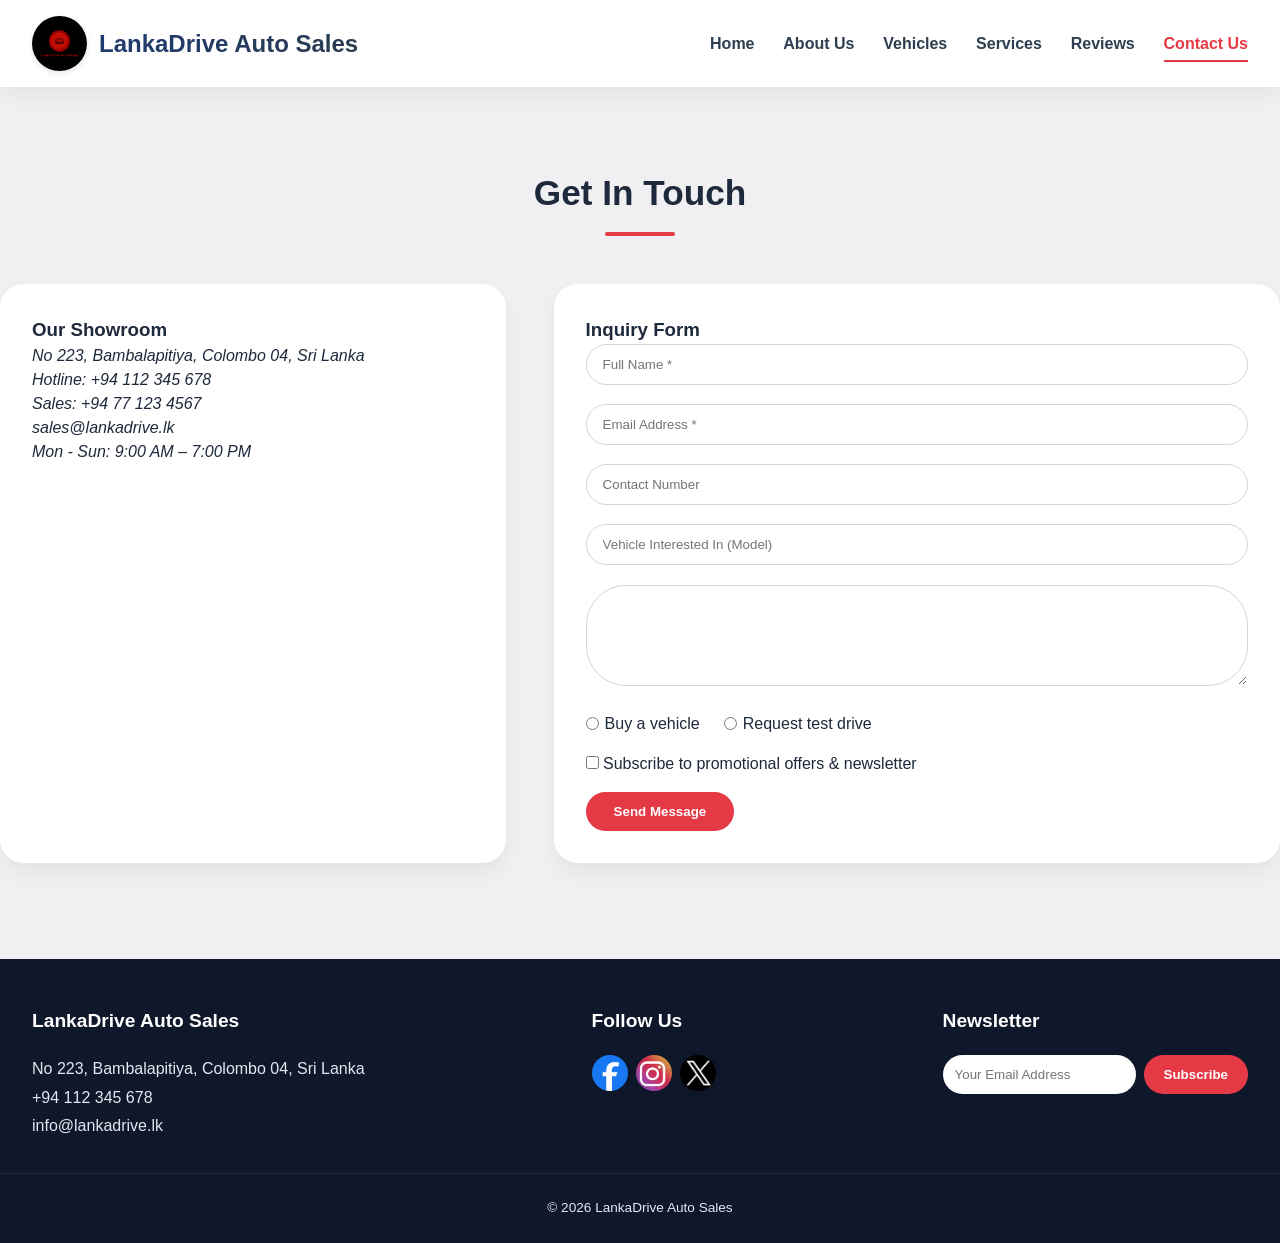
<file: contact.html>
<!DOCTYPE html>
<html lang="en">

<head>
    <meta charset="UTF-8">
    <meta name="viewport" content="width=device-width, initial-scale=1.0">
    <title>LankaDrive - Contact Us</title>
    <link rel="icon" type="image/logo" href="images/logo.png">
    <link rel="stylesheet" href="css/style.css">
</head>

<body>
    <header>
        <div class="header-container">
            <div class="logo-area">
                <img src="images/logo.png" class="logo-img">
                <span class="company-name">LankaDrive Auto Sales</span>
            </div>
            <nav class="navbar">
                <ul>
                    <li><a href="index.html">Home</a></li>
                    <li><a href="about.html">About Us</a></li>
                    <li><a href="vehicles.html">Vehicles</a></li>
                    <li><a href="services.html">Services</a></li>
                    <li><a href="reviews.html">Reviews</a></li>
                    <li><a href="contact.html" class="active">Contact Us</a></li>
                </ul>
            </nav>
        </div>
    </header>
    <main>
        <div class="container section-padding">
            <h2 class="page-title">Get In Touch</h2>
            <div class="contact-wrapper">
                <div class="contact-details">
                    <h3>Our Showroom</h3>
                    <address>
                        <p>No 223, Bambalapitiya, Colombo 04, Sri Lanka</p>
                        <p>Hotline: +94 112 345 678</p>
                        <p>Sales: +94 77 123 4567</p>
                        <p>sales@lankadrive.lk</p>
                        <p>Mon - Sun: 9:00 AM – 7:00 PM</p>
                    </address>
                    <iframe src="https://www.google.com/maps/embed?pb=!1m16!1m12!1m3!1d15844.090194455466!2d79.84748189391826!3d6.887902339776752!2m3!1f0!2f0!3f0!3m2!1i1024!2i768!4f13.1!2m1!1scolombo-4!5e0!3m2!1sen!2slk!4v1775165290378!5m2!1sen!2slk" 
                    width="400" 
                    height="300" 
                    style="border:0;" 
                    allowfullscreen="" 
                    loading="lazy" 
                    referrerpolicy="no-referrer-when-downgrade">
                    </iframe>
                </div>
                <div class="inquiry-form">
                    <h3>Inquiry Form</h3>
                    
                    <form action="https://formspree.io/f/mbdpowyg" method="post">
                        <div class="form-group">
                            <input type="text" name="fullname" placeholder="Full Name *" required>
                        </div>
                        <div class="form-group">
                            <input type="email" name="email" placeholder="Email Address *" required>
                        </div>
                        <div class="form-group">
                            <input type="tel" name="phone" placeholder="Contact Number" required>
                        </div>
                        <div class="form-group">
                            <input type="text" name="vehicle" placeholder="Vehicle Interested In (Model)" required>
                        </div>
                        <div class="form-group">
                            <textarea name="message" rows="5" placeholder="Your Message / Test Drive Request" required>
                            </textarea>
                        </div>
                        <div class="radio-group">
                            <label>
                                <input type="radio" name="inquiryType" value="Buy"> Buy a vehicle
                            </label>
                            <label>
                                <input type="radio" name="inquiryType" value="testdrive"> Request test drive
                            </label>
                        </div>
                        <div>
                            <label>
                                <input type="checkbox" name="subscribe" value="yes"> Subscribe to promotional offers &
                                newsletter
                            </label>
                        </div>
                        <button type="submit" class="btn-submit">Send Message</button>
                    </form>
                </div>
            </div>
        </div>
    </main>
    <footer>
        <div class="footer-container">
            <div class="footer-col">
                <h4>LankaDrive Auto Sales</h4>
                <address>
                    No 223, Bambalapitiya, Colombo 04, Sri Lanka<br>
                    +94 112 345 678<br>
                    info@lankadrive.lk
                </address>
            </div>
            <div class="footer-col">
                <h4>Follow Us</h4>
                <div class="social-icons">
                    <a href="https://www.facebook.com/"><img src="images/facebook.png" alt="Facebook"
                            class="social-icon-img"></a>
                    <a href="https://www.instagram.com/"><img src="images/instagram.png" alt="Instagram"
                            class="social-icon-img"></a>
                    <a href="https://www.x.com/"><img src="images/x.png" alt="Twitter" class="social-icon-img"></a>
                </div>
            </div>
            <div class="footer-col newsletter">
                <h4>Newsletter</h4>
                    <form action="https://formspree.io/f/mbdpowyg" method="post" class="newsletter-form">
                        <input type="email" name="email" placeholder="Your Email Address" required>
                        <button type="submit">Subscribe</button>
                    </form>
            </div>
        </div>
        <div class="footer-bottom">
            <p>&copy; 2026 LankaDrive Auto Sales</p>
        </div>
    </footer>
</body>

</html>
</file>
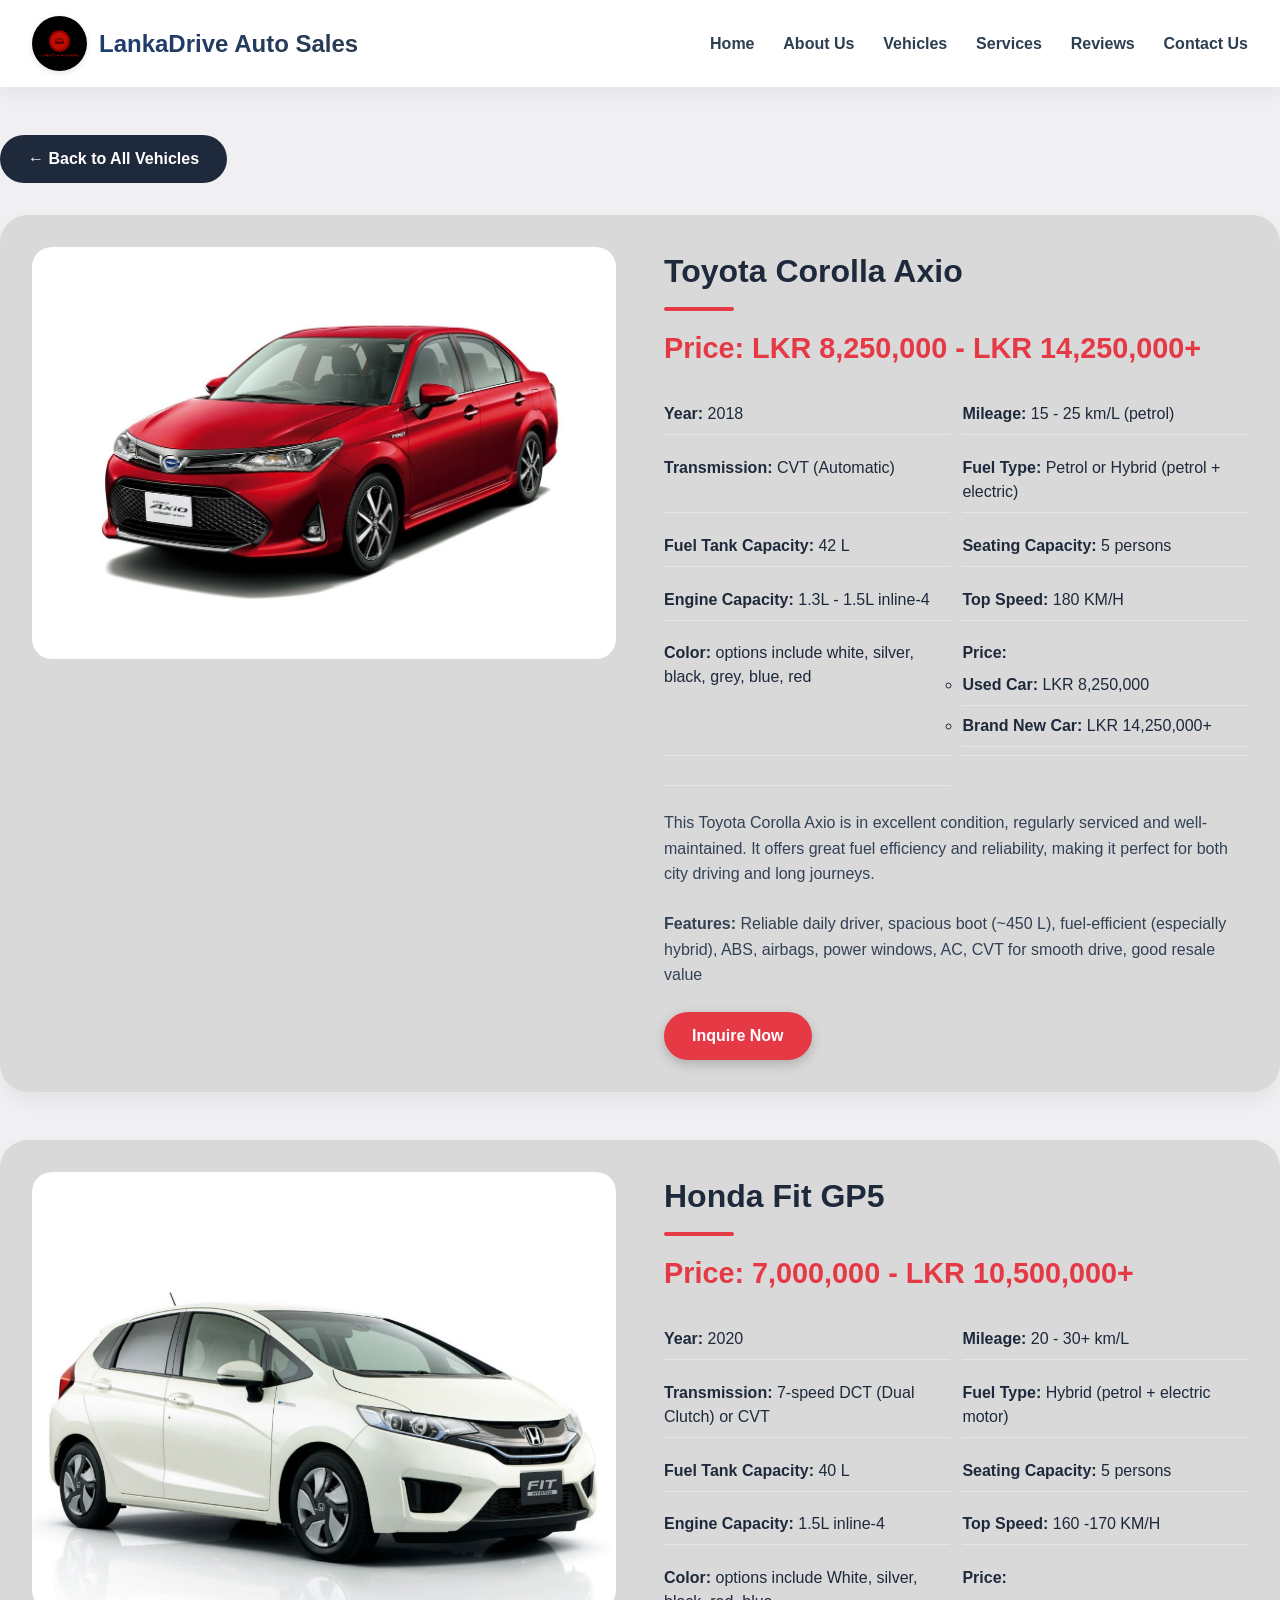
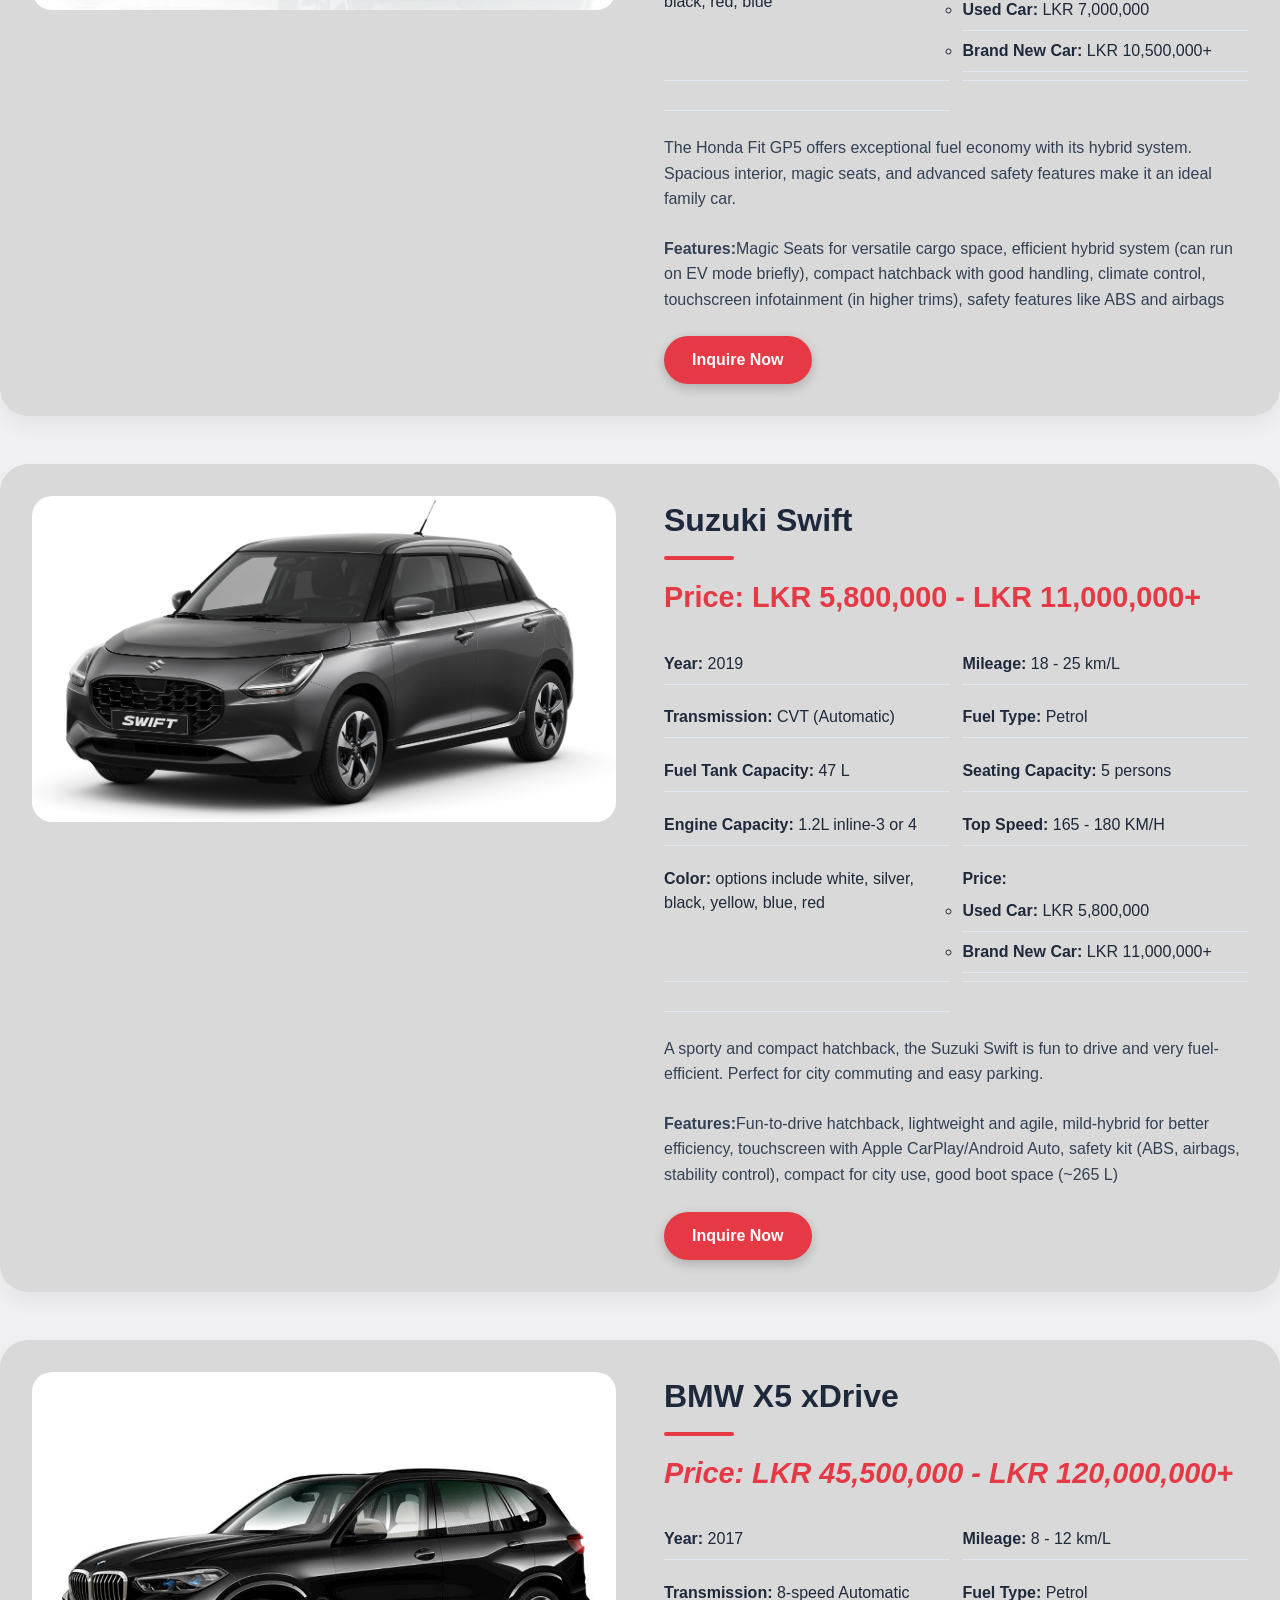
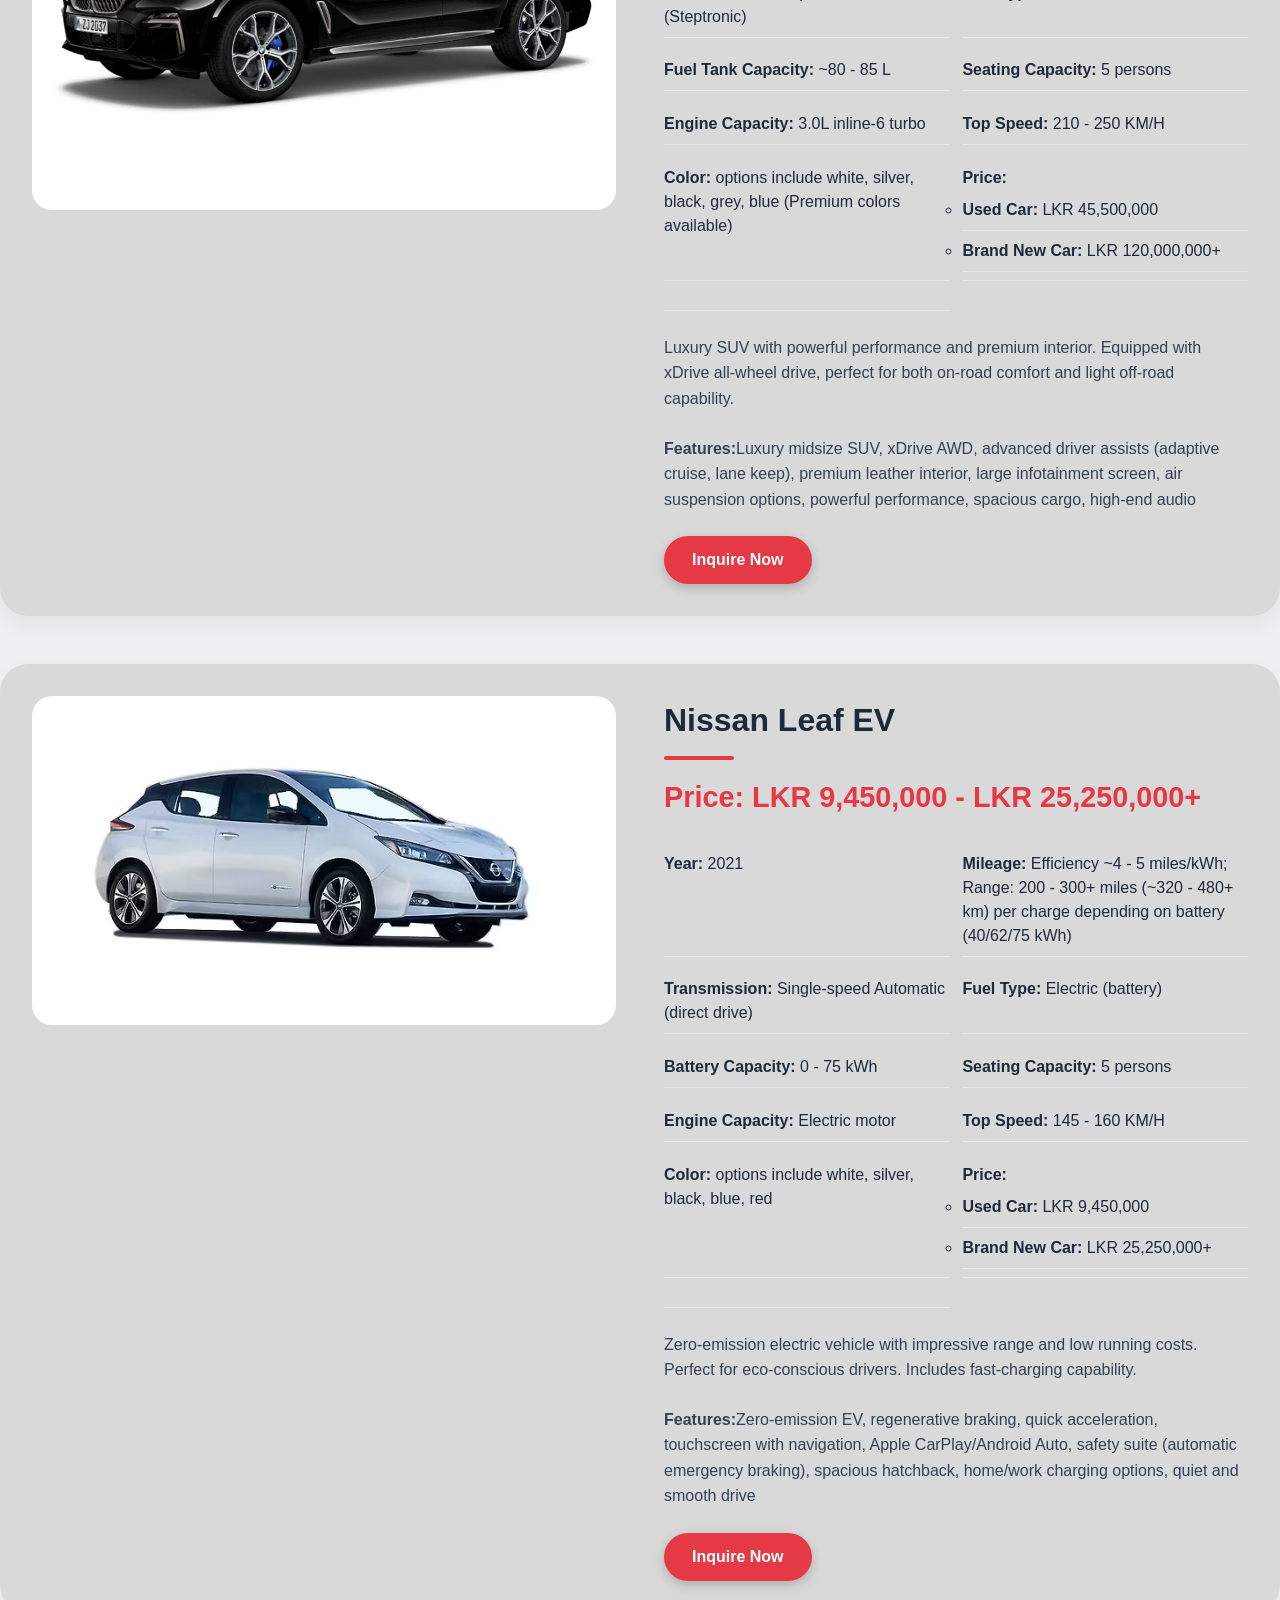
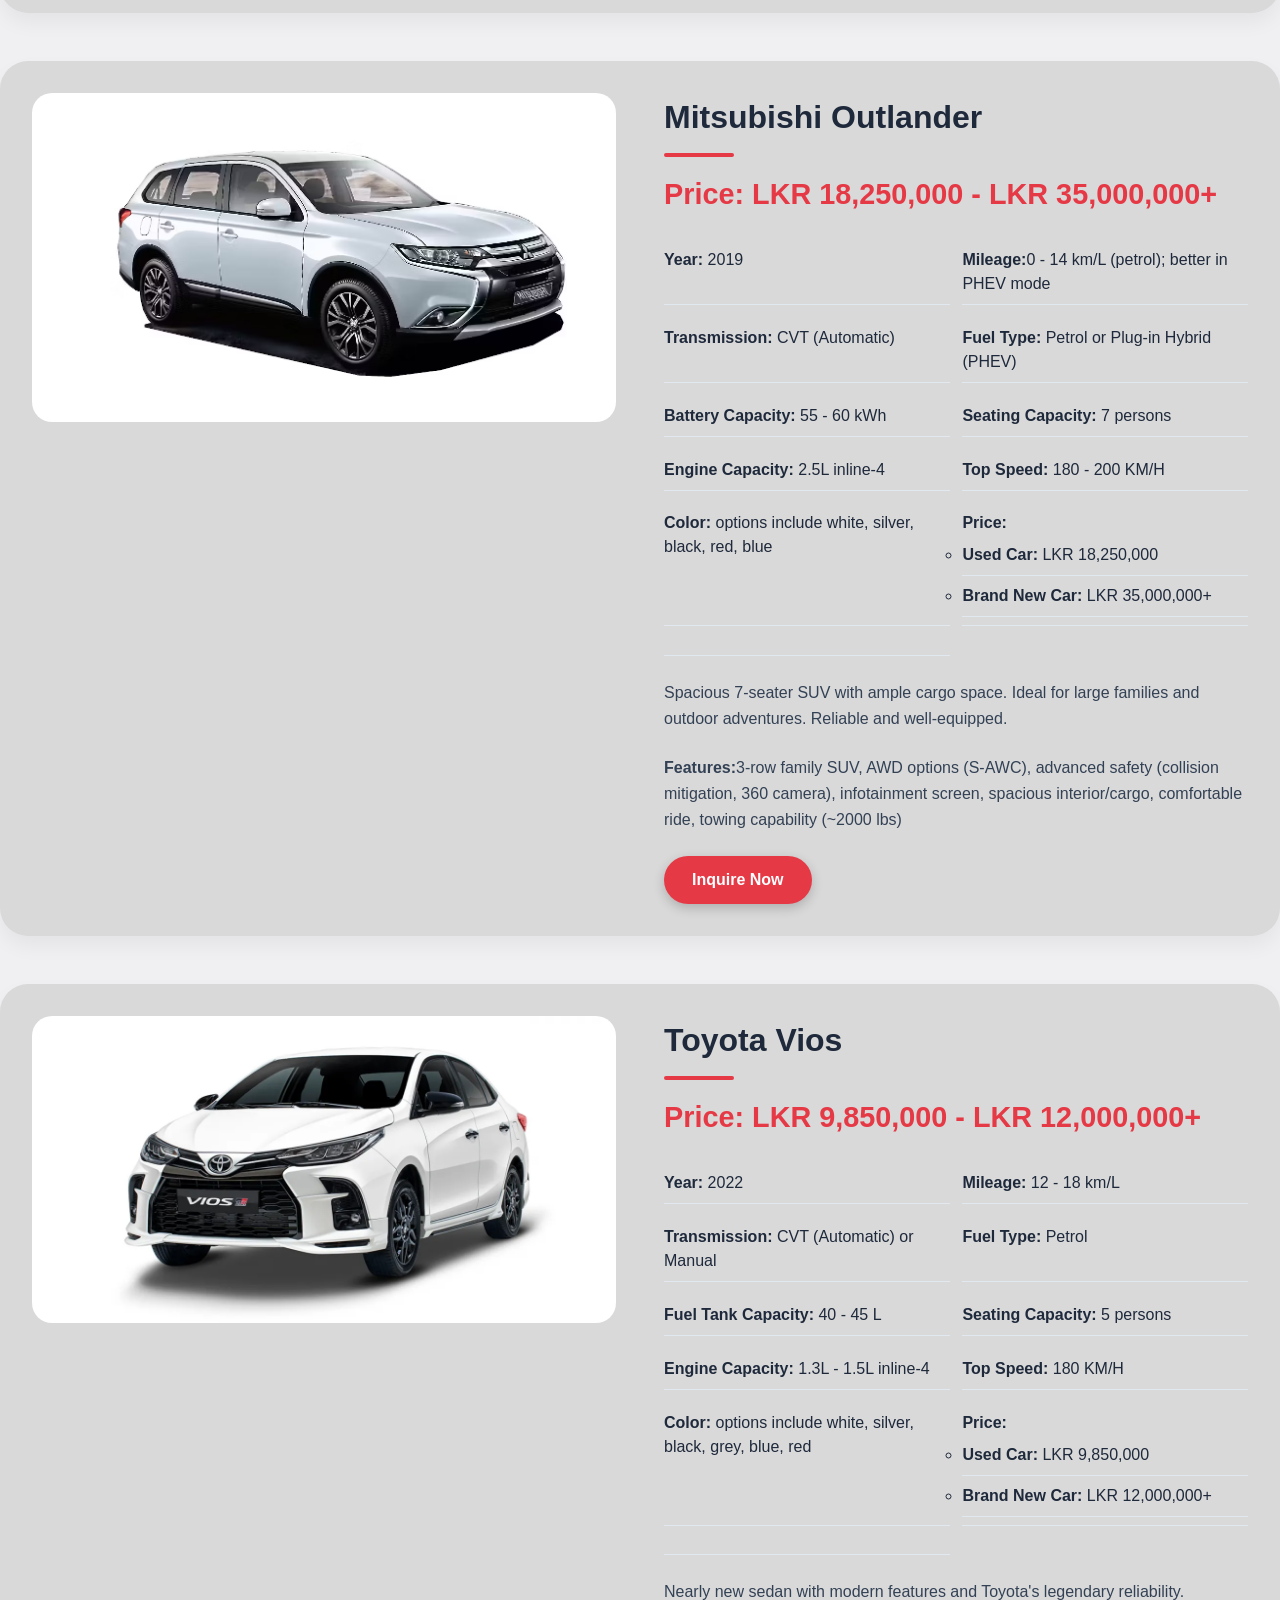
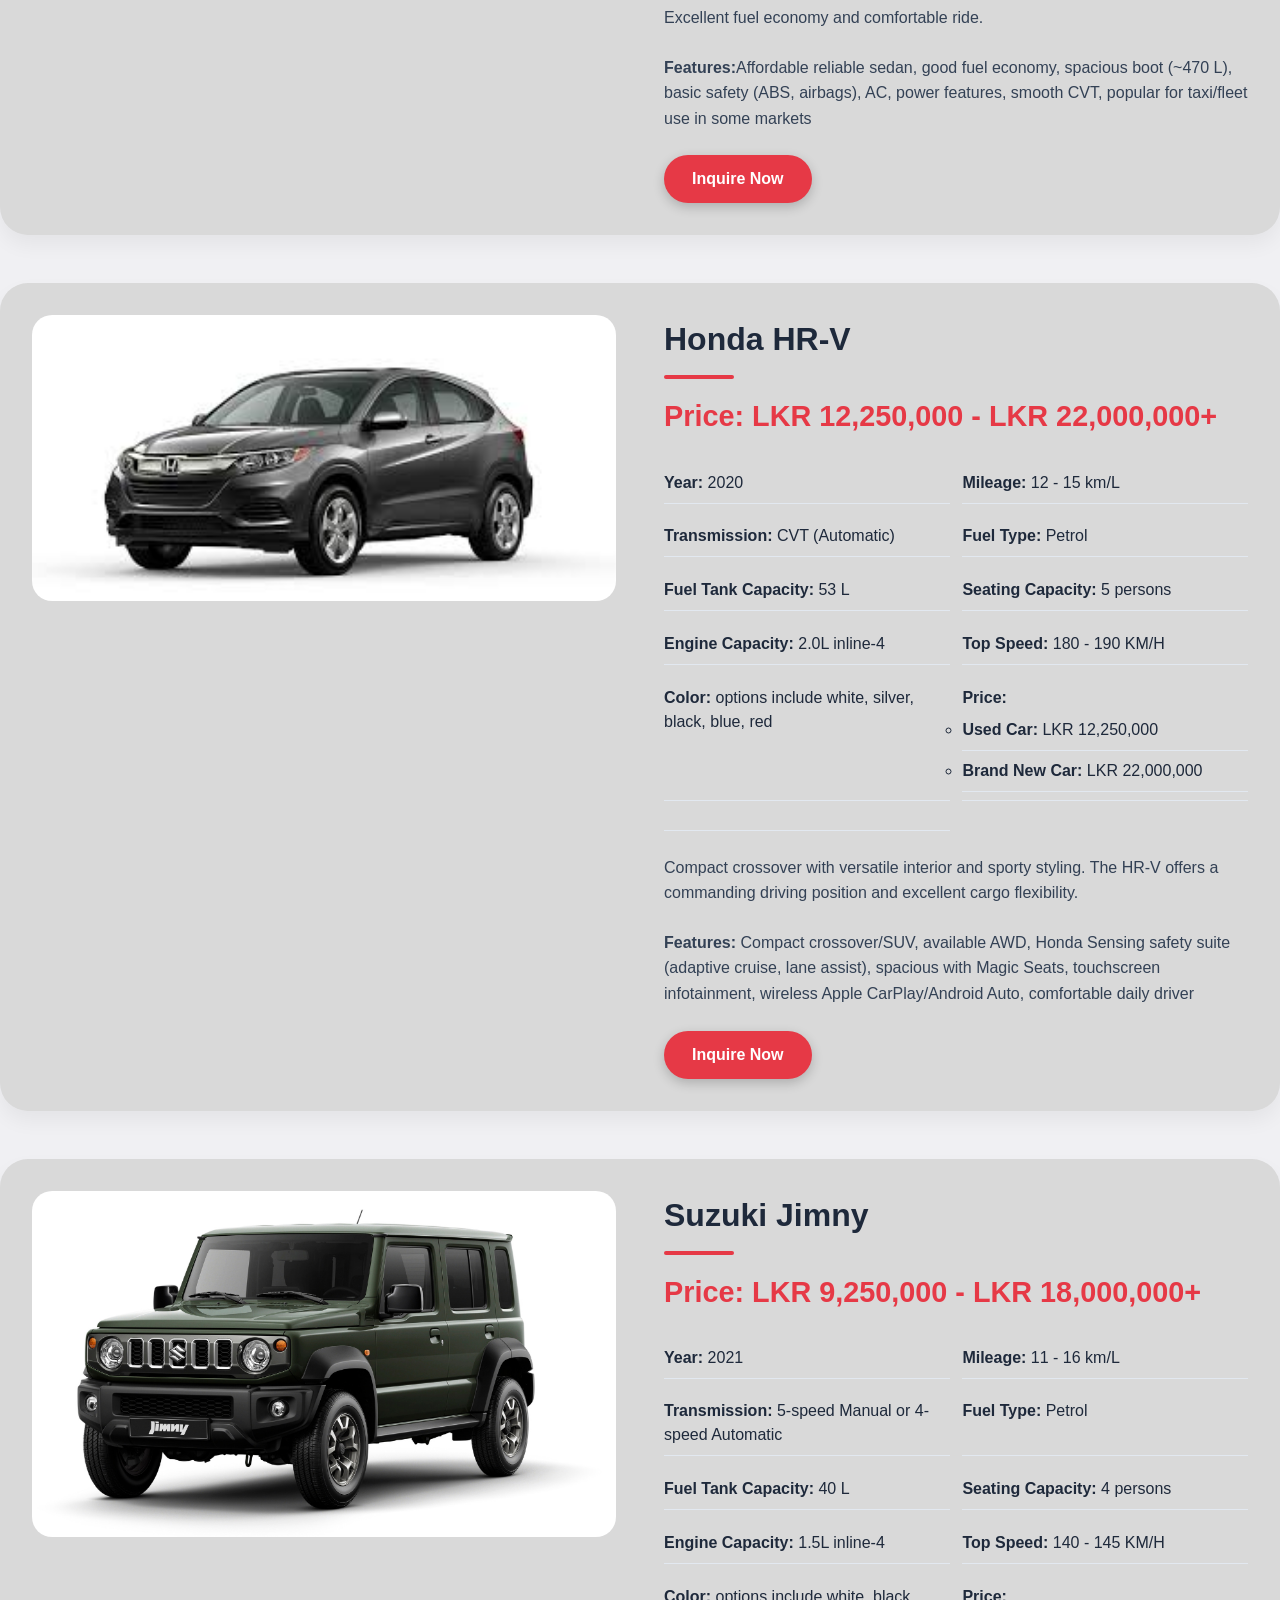
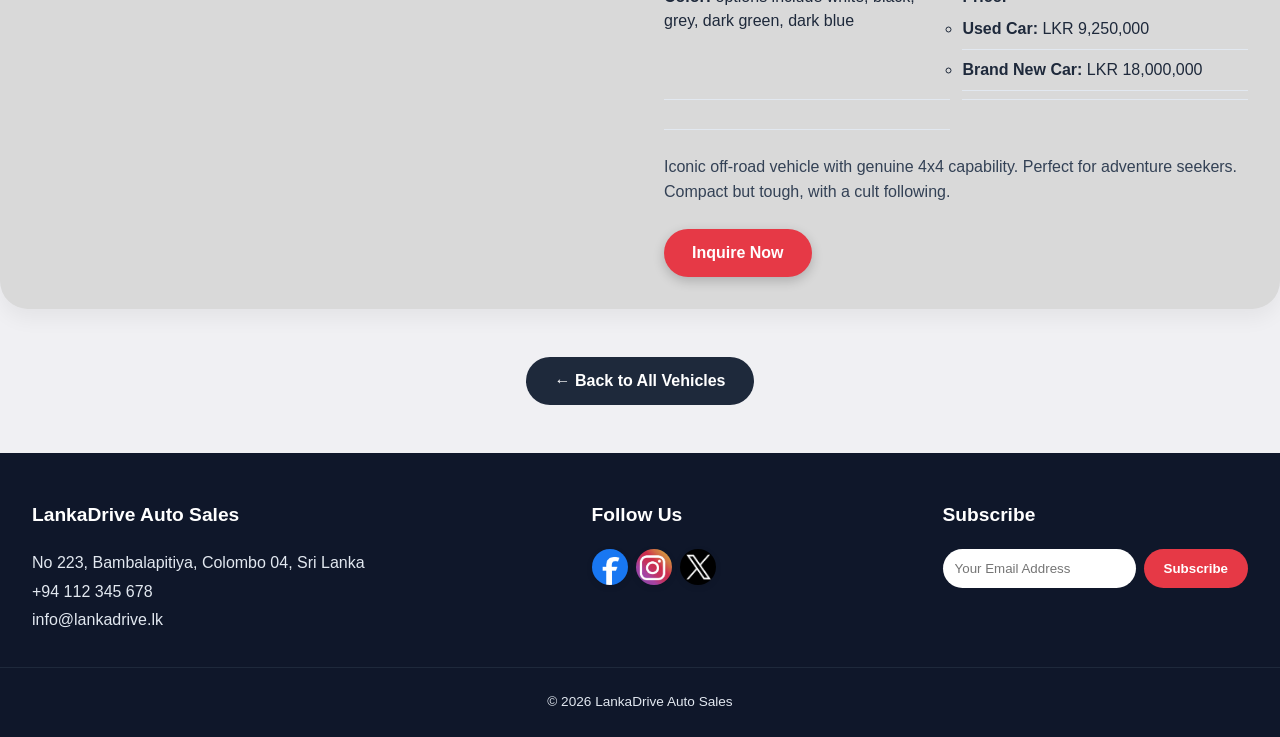
<file: vehicle-details.html>
<!DOCTYPE html>
<html lang="en">

<head>
    <meta charset="UTF-8">
    <meta name="viewport" content="width=device-width, initial-scale=1.0">
    <title>LankaDrive - Vehicle Details</title>
    <link rel="icon" type="image/logo" href="images/logo.png">
    <link rel="stylesheet" href="css/style.css">
</head>

<body>
    <header>
        <div class="header-container">
            <div class="logo-area">
                <img src="images/logo.png" class="logo-img">
                <span class="company-name">LankaDrive Auto Sales</span>
            </div>
            <nav class="navbar">
                <ul>
                    <li><a href="index.html">Home</a></li>
                    <li><a href="about.html">About Us</a></li>
                    <li><a href="vehicles.html">Vehicles</a></li>
                    <li><a href="services.html">Services</a></li>
                    <li><a href="reviews.html">Reviews</a></li>
                    <li><a href="contact.html">Contact Us</a></li>
                </ul>
            </nav>
        </div>
    </header>
    <main>
        <div class="container section-padding">
            <!-- Back to listings button at top -->
            <div style="margin-bottom: 2rem;">
                <a href="vehicles.html" class="btn-secondary">← Back to All Vehicles</a>
            </div>

            <!-- Car 1: Toyota Corolla Axio -->
            <div id="car1" class="car-detail-section">
                <div class="car-detail">
                    <div class="car-detail-image">
                        <img src="images/V-1.jpg" alt="Toyota Corolla Axio">
                    </div>
                    <div class="car-detail-info">
                        <h2>Toyota Corolla Axio</h2>
                        <p class="price">Price: LKR 8,250,000 - LKR 14,250,000+</p>
                        <ul class="full-specs">
                            <li><strong>Year:</strong> 2018</li>
                            <li><strong>Mileage:</strong> 15 - 25 km/L (petrol)</li>
                            <li><strong>Transmission:</strong> CVT (Automatic)</li>
                            <li><strong>Fuel Type:</strong> Petrol or Hybrid (petrol + electric)</li>
                            <li><strong>Fuel Tank Capacity:</strong> 42 L</li>
                            <li><strong>Seating Capacity:</strong> 5 persons</li>
                            <li><strong>Engine Capacity:</strong> 1.3L - 1.5L inline-4 </li>
                            <li><strong>Top Speed:</strong> 180 KM/H</li>
                            <li><strong>Color:</strong> options include white, silver, black, grey, blue, red </li>
                            <li><strong>Price:</strong>
                                <ul>
                                    <li><strong>Used Car:</strong> LKR 8,250,000</li>
                                    <li><strong>Brand New Car:</strong> LKR 14,250,000+</li>
                                </ul>
                            </li>
                            <li> </li>
                        </ul>
                        <p class="description">This Toyota Corolla Axio is in excellent condition, regularly serviced
                            and well-maintained. It offers great fuel efficiency and reliability, making it perfect for
                            both city driving and long journeys.</p>
                        <p class="description"><b>Features:</b> Reliable daily driver, spacious boot (~450 L),
                            fuel-efficient (especially hybrid), ABS, airbags, power windows, AC, CVT for smooth drive,
                            good resale value</p>
                        <a href="contact.html" class="btn-primary">Inquire Now</a>
                    </div>
                </div>
            </div>

            <!-- Car 2: Honda Fit GP5 -->
            <div id="car2" class="car-detail-section">
                <div class="car-detail">
                    <div class="car-detail-image">
                        <img src="images/V-2.jpeg" alt="Honda Fit GP5">
                    </div>
                    <div class="car-detail-info">
                        <h2>Honda Fit GP5</h2>
                        <p class="price">Price: 7,000,000 - LKR 10,500,000+</p>
                        <ul class="full-specs">
                            <li><strong>Year:</strong> 2020</li>
                            <li><strong>Mileage:</strong> 20 - 30+ km/L</li>
                            <li><strong>Transmission:</strong> 7-speed DCT (Dual Clutch) or CVT</li>
                            <li><strong>Fuel Type:</strong> Hybrid (petrol + electric motor)</li>
                            <li><strong>Fuel Tank Capacity:</strong> 40 L</li>
                            <li><strong>Seating Capacity:</strong> 5 persons</li>
                            <li><strong>Engine Capacity:</strong> 1.5L inline-4 </li>
                            <li><strong>Top Speed:</strong> 160 -170 KM/H</li>
                            <li><strong>Color:</strong> options include White, silver, black, red, blue</li>
                            <li><strong>Price:</strong>
                                <ul>
                                    <li><strong>Used Car:</strong> LKR 7,000,000</li>
                                    <li><strong>Brand New Car:</strong> LKR 10,500,000+</li>
                                </ul>
                            </li>
                            <li> </li>
                        </ul>
                        <p class="description">The Honda Fit GP5 offers exceptional fuel economy with its hybrid system.
                            Spacious interior, magic seats, and advanced safety features make it an ideal family car.
                        </p>
                        <p class="description"><b>Features:</b>Magic Seats for versatile cargo space, efficient hybrid
                            system (can run on EV mode briefly), compact hatchback with good handling, climate control,
                            touchscreen infotainment (in higher trims), safety features like ABS and airbags </p>
                        <a href="contact.html" class="btn-primary">Inquire Now</a>
                    </div>
                </div>
            </div>

            <!-- Car 3: Suzuki Swift -->
            <div id="car3" class="car-detail-section">
                <div class="car-detail">
                    <div class="car-detail-image">
                        <img src="images/V-3.png" alt="Suzuki Swift">
                    </div>
                    <div class="car-detail-info">
                        <h2>Suzuki Swift</h2>
                        <p class="price">Price: LKR 5,800,000 - LKR 11,000,000+</p>
                        <ul class="full-specs">
                            <li><strong>Year:</strong> 2019</li>
                            <li><strong>Mileage:</strong> 18 - 25 km/L</li>
                            <li><strong>Transmission:</strong> CVT (Automatic)</li>
                            <li><strong>Fuel Type:</strong> Petrol </li>
                            <li><strong>Fuel Tank Capacity:</strong> 47 L</li>
                            <li><strong>Seating Capacity:</strong> 5 persons</li>
                            <li><strong>Engine Capacity:</strong> 1.2L inline-3 or 4 </li>
                            <li><strong>Top Speed:</strong> 165 - 180 KM/H</li>
                            <li><strong>Color:</strong> options include white, silver, black, yellow, blue, red </li>
                            <li><strong>Price:</strong>
                                <ul>
                                    <li><strong>Used Car:</strong> LKR 5,800,000</li>
                                    <li><strong>Brand New Car:</strong> LKR 11,000,000+</li>
                                </ul>
                            </li>
                            <li> </li>
                        </ul>
                        <p class="description">A sporty and compact hatchback, the Suzuki Swift is fun to drive and very
                            fuel-efficient. Perfect for city commuting and easy parking.</p>
                        <p class="description"><b>Features:</b>Fun-to-drive hatchback, lightweight and agile,
                            mild-hybrid for better efficiency, touchscreen with Apple CarPlay/Android Auto, safety kit
                            (ABS, airbags, stability control), compact for city use, good boot space (~265 L)</p>
                        <a href="contact.html" class="btn-primary">Inquire Now</a>
                    </div>
                </div>
            </div>

            <!-- Car 4: BMW X5 -->
            <div id="car4" class="car-detail-section">
                <div class="car-detail">
                    <div class="car-detail-image">
                        <img src="images/V-4.jpg" alt="BMW X5">
                    </div>
                    <div class="car-detail-info">
                        <h2>BMW X5 xDrive</h2>
                        <p class="price"><i>Price: LKR 45,500,000 - LKR 120,000,000+</i></p>
                        <ul class="full-specs">
                            <li><strong>Year:</strong> 2017</li>
                            <li><strong>Mileage:</strong> 8 - 12 km/L</li>
                            <li><strong>Transmission:</strong> 8-speed Automatic (Steptronic)</li>
                            <li><strong>Fuel Type:</strong> Petrol</li>
                            <li><strong>Fuel Tank Capacity:</strong> ~80 - 85 L</li>
                            <li><strong>Seating Capacity:</strong> 5 persons</li>
                            <li><strong>Engine Capacity:</strong> 3.0L inline-6 turbo </li>
                            <li><strong>Top Speed:</strong> 210 - 250 KM/H</li>
                            <li><strong>Color:</strong> options include white, silver, black, grey, blue (Premium colors
                                available) </li>
                            <li><strong>Price:</strong>
                                <ul>
                                    <li><strong>Used Car:</strong> LKR 45,500,000</li>
                                    <li><strong>Brand New Car:</strong> LKR 120,000,000+</li>
                                </ul>
                            </li>
                            <li> </li>
                        </ul>
                        <p class="description">Luxury SUV with powerful performance and premium interior. Equipped with
                            xDrive all-wheel drive, perfect for both on-road comfort and light off-road capability.</p>
                        <p class="description"><b>Features:</b>Luxury midsize SUV, xDrive AWD, advanced driver assists
                            (adaptive cruise, lane keep), premium leather interior, large infotainment screen, air
                            suspension options, powerful performance, spacious cargo, high-end audio </p>
                        <a href="contact.html" class="btn-primary">Inquire Now</a>
                    </div>
                </div>
            </div>

            <!-- Car 5: Nissan Leaf EV -->
            <div id="car5" class="car-detail-section">
                <div class="car-detail">
                    <div class="car-detail-image">
                        <img src="images/V-5.avif" alt="Nissan Leaf EV">
                    </div>
                    <div class="car-detail-info">
                        <h2>Nissan Leaf EV</h2>
                        <p class="price">Price: LKR 9,450,000 - LKR 25,250,000+</p>
                        <ul class="full-specs">
                            <li><strong>Year:</strong> 2021</li>
                            <li><strong>Mileage:</strong> Efficiency ~4 - 5 miles/kWh; Range: 200 - 300+ miles (~320 -
                                480+ km) per charge depending on battery (40/62/75 kWh)</li>
                            <li><strong>Transmission:</strong> Single-speed Automatic (direct drive)</li>
                            <li><strong>Fuel Type:</strong> Electric (battery)</li>
                            <li><strong>Battery Capacity:</strong> 0 - 75 kWh</li>
                            <li><strong>Seating Capacity:</strong> 5 persons</li>
                            <li><strong>Engine Capacity:</strong> Electric motor </li>
                            <li><strong>Top Speed:</strong> 145 - 160 KM/H</li>
                            <li><strong>Color:</strong> options include white, silver, black, blue, red </li>
                            <li><strong>Price:</strong>
                                <ul>
                                    <li><strong>Used Car:</strong> LKR 9,450,000</li>
                                    <li><strong>Brand New Car:</strong> LKR 25,250,000+</li>
                                </ul>
                            </li>
                            <li> </li>
                        </ul>
                        <p class="description">Zero-emission electric vehicle with impressive range and low running
                            costs. Perfect for eco-conscious drivers. Includes fast-charging capability.</p>
                        <p class="description"><b>Features:</b>Zero-emission EV, regenerative braking, quick
                            acceleration, touchscreen with navigation, Apple CarPlay/Android Auto, safety suite
                            (automatic emergency braking), spacious hatchback, home/work charging options, quiet and
                            smooth drive</p>
                        <a href="contact.html" class="btn-primary">Inquire Now</a>
                    </div>
                </div>
            </div>

            <!-- Car 6: Mitsubishi Outlander -->
            <div id="car6" class="car-detail-section">
                <div class="car-detail">
                    <div class="car-detail-image">
                        <img src="images/V-6.avif" alt="Mitsubishi Outlander">
                    </div>
                    <div class="car-detail-info">
                        <h2>Mitsubishi Outlander</h2>
                        <p class="price">Price: LKR 18,250,000 - LKR 35,000,000+</p>
                        <ul class="full-specs">
                            <li><strong>Year:</strong> 2019</li>
                            <li><strong>Mileage:</strong>0 - 14 km/L (petrol); better in PHEV mode</li>
                            <li><strong>Transmission:</strong> CVT (Automatic)</li>
                            <li><strong>Fuel Type:</strong> Petrol or Plug-in Hybrid (PHEV)</li>
                            <li><strong>Battery Capacity:</strong> 55 - 60 kWh</li>
                            <li><strong>Seating Capacity:</strong> 7 persons</li>
                            <li><strong>Engine Capacity:</strong> 2.5L inline-4 </li>
                            <li><strong>Top Speed:</strong> 180 - 200 KM/H</li>
                            <li><strong>Color:</strong> options include white, silver, black, red, blue </li>
                            <li><strong>Price:</strong>
                                <ul>
                                    <li><strong>Used Car:</strong> LKR 18,250,000</li>
                                    <li><strong>Brand New Car:</strong> LKR 35,000,000+</li>
                                </ul>
                            </li>
                            <li> </li>
                        </ul>
                        <p class="description">Spacious 7-seater SUV with ample cargo space. Ideal for large families
                            and outdoor adventures. Reliable and well-equipped.</p>
                        <p class="description"><b>Features:</b>3-row family SUV, AWD options (S-AWC), advanced safety
                            (collision mitigation, 360 camera), infotainment screen, spacious interior/cargo,
                            comfortable ride, towing capability (~2000 lbs)</p>
                        <a href="contact.html" class="btn-primary">Inquire Now</a>
                        </ul>
                    </div>
                </div>
            </div>

            <!-- Car 7: Toyota Vios -->
            <div id="car7" class="car-detail-section">
                <div class="car-detail">
                    <div class="car-detail-image">
                        <img src="images/V-7.webp" alt="Toyota Vios">
                    </div>
                    <div class="car-detail-info">
                        <h2>Toyota Vios</h2>
                        <p class="price">Price: LKR 9,850,000 - LKR 12,000,000+</p>
                        <ul class="full-specs">
                            <li><strong>Year:</strong> 2022</li>
                            <li><strong>Mileage:</strong> 12 - 18 km/L</li>
                            <li><strong>Transmission:</strong> CVT (Automatic) or Manual</li>
                            <li><strong>Fuel Type:</strong> Petrol</li>
                            <li><strong>Fuel Tank Capacity:</strong> 40 - 45 L</li>
                            <li><strong>Seating Capacity:</strong> 5 persons</li>
                            <li><strong>Engine Capacity:</strong> 1.3L - 1.5L inline-4 </li>
                            <li><strong>Top Speed:</strong> 180 KM/H</li>
                            <li><strong>Color:</strong> options include white, silver, black, grey, blue, red </li>
                            <li><strong>Price:</strong>
                                <ul>
                                    <li><strong>Used Car:</strong> LKR 9,850,000</li>
                                    <li><strong>Brand New Car:</strong> LKR 12,000,000+</li>
                                </ul>
                            </li>
                            <li> </li>
                        </ul>
                        <p class="description">Nearly new sedan with modern features and Toyota's legendary reliability.
                            Excellent fuel economy and comfortable ride.</p>
                        <p class="description"><b>Features:</b>Affordable reliable sedan, good fuel economy, spacious
                            boot (~470 L), basic safety (ABS, airbags), AC, power features, smooth CVT, popular for
                            taxi/fleet use in some markets</p>
                        <a href="contact.html" class="btn-primary">Inquire Now</a>
                    </div>
                </div>
            </div>

            <!-- Car 8: Honda HR-V -->
            <div id="car8" class="car-detail-section">
                <div class="car-detail">
                    <div class="car-detail-image">
                        <img src="images/V-8.jpg" alt="Honda HR-V">
                    </div>
                    <div class="car-detail-info">
                        <h2>Honda HR-V</h2>
                        <p class="price">Price: LKR 12,250,000 - LKR 22,000,000+</p>
                        <ul class="full-specs">
                            <li><strong>Year:</strong> 2020</li>
                            <li><strong>Mileage:</strong> 12 - 15 km/L</li>
                            <li><strong>Transmission:</strong> CVT (Automatic)</li>
                            <li><strong>Fuel Type:</strong> Petrol</li>
                            <li><strong>Fuel Tank Capacity:</strong> 53 L</li>
                            <li><strong>Seating Capacity:</strong> 5 persons</li>
                            <li><strong>Engine Capacity:</strong> 2.0L inline-4 </li>
                            <li><strong>Top Speed:</strong> 180 - 190 KM/H</li>
                            <li><strong>Color:</strong> options include white, silver, black, blue, red </li>
                            <li><strong>Price:</strong>
                                <ul>
                                    <li><strong>Used Car:</strong> LKR 12,250,000</li>
                                    <li><strong>Brand New Car:</strong> LKR 22,000,000</li>
                                </ul>
                            </li>
                            <li> </li>
                        </ul>
                        <p class="description">Compact crossover with versatile interior and sporty styling. The HR-V
                            offers a commanding driving position and excellent cargo flexibility.</p>
                        <p class="description"><b>Features:</b> Compact crossover/SUV, available AWD, Honda Sensing
                            safety suite (adaptive cruise, lane assist), spacious with Magic Seats, touchscreen
                            infotainment, wireless Apple CarPlay/Android Auto, comfortable daily driver</p>
                        <a href="contact.html" class="btn-primary">Inquire Now</a>
                    </div>
                </div>
            </div>

            <!-- Car 9: Suzuki Jimny -->
            <div id="car9" class="car-detail-section">
                <div class="car-detail">
                    <div class="car-detail-image">
                        <img src="images/V-9.webp" alt="Suzuki Jimny">
                    </div>
                    <div class="car-detail-info">
                        <h2>Suzuki Jimny</h2>
                        <p class="price">Price: LKR 9,250,000 - LKR 18,000,000+</p>
                        <ul class="full-specs">
                            <li><strong>Year:</strong> 2021</li>
                            <li><strong>Mileage:</strong> 11 - 16 km/L</li>
                            <li><strong>Transmission:</strong> 5-speed Manual or 4-speed Automatic</li>
                            <li><strong>Fuel Type:</strong> Petrol</li>
                            <li><strong>Fuel Tank Capacity:</strong> 40 L</li>
                            <li><strong>Seating Capacity:</strong> 4 persons</li>
                            <li><strong>Engine Capacity:</strong> 1.5L inline-4 </li>
                            <li><strong>Top Speed:</strong> 140 - 145 KM/H</li>
                            <li><strong>Color:</strong> options include white, black, grey, dark green, dark blue</li>
                            <li><strong>Price:</strong>
                                <ul>
                                    <li><strong>Used Car:</strong> LKR 9,250,000</li>
                                    <li><strong>Brand New Car:</strong> LKR 18,000,000</li>
                                </ul>
                            </li>
                            <li> </li>
                        </ul>
                        <p class="description">Iconic off-road vehicle with genuine 4x4 capability. Perfect for
                            adventure seekers. Compact but tough, with a cult following.</p>
                        <a href="contact.html" class="btn-primary">Inquire Now</a>
                    </div>
                </div>
            </div>

            <!-- Back to listings at bottom as well -->
            <div style="margin-top: 2rem; text-align: center;">
                <a href="vehicles.html" class="btn-secondary">← Back to All Vehicles</a>
            </div>
        </div>
    </main>
    <footer>
        <div class="footer-container">
            <div class="footer-col">
                <h4>LankaDrive Auto Sales</h4>
                <address>
                    No 223, Bambalapitiya, Colombo 04, Sri Lanka<br>
                    +94 112 345 678<br>
                    info@lankadrive.lk
                </address>
            </div>
            <div class="footer-col">
                <h4>Follow Us</h4>
                <div class="social-icons">
                    <a href="https://www.facebook.com/"><img src="images/facebook.png" alt="Facebook"
                            class="social-icon-img"></a>
                    <a href="https://www.instagram.com/"><img src="images/instagram.png" alt="Instagram"
                            class="social-icon-img"></a>
                    <a href="https://www.x.com/"><img src="images/x.png" alt="Twitter" class="social-icon-img"></a>
                </div>
            </div>
            <div class="footer-col newsletter">
                <h4>Subscribe</h4>
                    <form action="https://formspree.io/f/mbdpowyg" method="post" class="newsletter-form">
                        <input type="email" name="email" placeholder="Your Email Address" required>
                        <button type="submit">Subscribe</button>
                    </form>
            </div>
        </div>
        <div class="footer-bottom">
            <p>&copy; 2026 LankaDrive Auto Sales</p>
        </div>
    </footer>
</body>

</html>
</file>
<file: css/style.css>
/* ========== Global Reset & Base ========== */
* {
    margin: 0;
    padding: 0;
    box-sizing: border-box;
}

body {
    font-family: 'Segoe UI', Tahoma, Geneva, Verdana, sans-serif;
    background: #f0f0f3;
    color: #1e293b;
    line-height: 1.5;
}

.container {
    max-width: 1280px;
    margin: 0 auto;
    padding: 0 24px;
}

/* ========== Typography ========== */
h1, h2, h3 {
    font-weight: 700;
}

h2 {
    font-size: 2rem;
    margin-bottom: 2rem;
    text-align: center;
    position: relative;
}

h2:after {
    content: '';
    display: block;
    width: 70px;
    height: 4px;
    background: #e63946;
    margin: 12px auto 0;
    border-radius: 4px;
}

/* ========== Header & Navigation ========== */
header {
    background: #ffffff;
    box-shadow: 0 8px 20px rgba(0,0,0,0.05);
    position: sticky;
    top: 0;
    z-index: 1000;
}

.header-container {
    display: flex;
    justify-content: space-between;
    align-items: center;
    max-width: 1280px;
    margin: 0 auto;
    padding: 1rem 2rem;
    flex-wrap: wrap;
    gap: 1rem;
}

.logo-area {
    display: flex;
    align-items: center;
    gap: 12px;
}

.logo-img {
    width: 55px;
    height: 55px;
    border-radius: 50%;
    object-fit: cover;
    box-shadow: 0 2px 6px rgba(0,0,0,0.1);
}

.company-name {
    font-size: 1.5rem;
    font-weight: 800;
    background: linear-gradient(135deg, #1e3c72, #2b3b4e);
    -webkit-background-clip: text;
    background-clip: text;
    color: transparent;
}

.navbar ul {
    display: flex;
    gap: 1.8rem;
    list-style: none;
    flex-wrap: wrap;
    justify-content: center;
}

.navbar a {
    text-decoration: none;
    font-weight: 600;
    color: #2c3e50;
    transition: 0.2s;
    padding: 0.5rem 0;
    border-bottom: 2px solid transparent;
}

.navbar a:hover,
.navbar a.active {
    color: #e63946;
    border-bottom-color: #e63946;
}

/* ========== Hero Banner ========== */
.hero-banner {
    background: linear-gradient(rgba(0,0,0,0.65), rgba(0,0,0,0.65)), url('https://hips.hearstapps.com/mtg-prod/68084d38eb64050008ab0179/2026lexuses300h7.jpg?w=768&width=768&q=75&format=webp');
    background-size: cover;
    background-position: center 40%;
    height: 85vh;
    min-height: 520px;
    display: flex;
    align-items: center;
    text-align: center;
    color: white;
}

.banner-content {
    max-width: 800px;
    margin: 0 auto;
    padding: 1.5rem;
}

.banner-content h1 {
    font-size: 3.5rem;
    margin-bottom: 1rem;
}

.banner-content p {
    font-size: 1.25rem;
    margin-bottom: 2rem;
}

.btn-primary {
    background: #e63946;
    color: white;
    padding: 12px 32px;
    border-radius: 40px;
    text-decoration: none;
    font-weight: 600;
    display: inline-block;
    box-shadow: 0 4px 12px rgba(0,0,0,0.2);
    transition: 0.3s;
}

.btn-primary:hover {
    background: #c1121f;
    transform: translateY(-2px);
}

/* ========== Welcome Section ========== */
.welcome-section {
    padding: 4rem 0;
    background: white;
    text-align: center;
}

.welcome-section p {
    max-width: 800px;
    margin: 0 auto;
    font-size: 1.1rem;
    color: #334155;
}

/* ========== Vehicle Cards ========== */
.featured-vehicles {
    padding: 4rem 0;
    background: #f8fafc;
}

.vehicle-grid {
    display: grid;
    grid-template-columns: repeat(auto-fit, minmax(320px, 1fr));
    gap: 2rem;
    margin-top: 1rem;
}

.vehicle-card {
    background: white;
    border-radius: 24px;
    overflow: hidden;
    transition: transform 0.25s ease, box-shadow 0.25s;
    box-shadow: 0 10px 25px -5px rgba(0,0,0,0.05);
}

.vehicle-card:hover {
    transform: translateY(-6px);
    box-shadow: 0 20px 30px -12px rgba(0,0,0,0.15);
}

.vehicle-card img {
    width: 100%;
    height: 210px;
    object-fit: cover;
}

.vehicle-info {
    padding: 1.5rem;
}

.vehicle-info h3 {
    font-size: 1.4rem;
    margin-bottom: 0.75rem;
}

.vehicle-specs {
    list-style: none;
    margin: 1rem 0;
    display: flex;
    flex-wrap: wrap;
    gap: 12px;
    font-size: 0.85rem;
    color: #475569;
}

.vehicle-specs li {
    display: flex;
    align-items: center;
    gap: 5px;
}

.vehicle-specs img {
    width: 18px;
    height: 18px;
    object-fit: contain;
}

.btn-inquire {
    background: #3b2d1e;
    color: white;
    padding: 10px 20px;
    border-radius: 40px;
    font-weight: 600;
    display: inline-block;
    text-decoration: none;
    font-size: 0.9rem;
    transition: 0.2s;
}

.btn-inquire:hover {
    background: #e63946; 
}

/* ========== Promo Section ========== */
.promo-section {
    background: #0f172a;
    color: white;
    padding: 3rem 0;
}

.promo-flex {
    display: flex;
    align-items: center;
    justify-content: space-between;
    gap: 2rem;
    flex-wrap: wrap;
}

.promo-text h3 {
    font-size: 1.8rem;
    margin-bottom: 1rem;
}

.btn-secondary1 {
    background: #e63946;
    color: white;
    padding: 10px 28px;
    border-radius: 40px;
    text-decoration: none;
    display: inline-block;
    margin-top: 1rem;
    font-weight: 600;
}

.btn-secondary1:hover {
    background: #c1121f;
}

.promo-image img {
    border-radius: 24px;
    width: 100%;
    max-width: 400px;
    box-shadow: 0 10px 20px rgba(0,0,0,0.3);
}

/* ========== Gallery ========== */
.gallery-section {
    padding: 4rem 0;
    background: white;
}

.gallery-grid {
    display: grid;
    grid-template-columns: repeat(auto-fit, minmax(250px, 1fr));
    gap: 1.5rem;
}

.gallery-grid img {
    width: 100%;
    border-radius: 20px;
    transition: 0.3s;
    object-fit: cover;
    height: 180px;
}

.gallery-grid img:hover {
    transform: scale(1.02);
    box-shadow: 0 8px 20px rgba(0,0,0,0.1);
}

/* ========== Footer ========== */
footer {
    background: #0f172a;
    color: #e2e8f0;
    padding-top: 3rem;
}

.footer-container {
    max-width: 1280px;
    margin: 0 auto;
    display: flex;
    flex-wrap: wrap;
    justify-content: space-between;
    gap: 2rem;
    padding: 0 2rem 2rem;
}

.footer-col h4 {
    font-size: 1.2rem;
    margin-bottom: 1.2rem;
    color: white;
}

.footer-col address {
    font-style: normal;
    line-height: 1.8;
}

.social-icons {
    display: flex;
    gap: 8px;
    margin-top: 0.5rem;
}

.social-icons a {
    display: inline-block;
    transition: transform 0.2s ease;
}

.social-icons a:hover {
    transform: translateY(-3px);
}

.social-icon-img {
    width: 36px;
    height: 36px;
    border-radius: 50%;
    object-fit: cover;
    box-shadow: 0 2px 6px rgba(0,0,0,0.1);
}

.newsletter-form {
    display: flex;
    gap: 8px;
    flex-wrap: wrap;
}

.newsletter-form input {
    padding: 12px;
    border-radius: 60px;
    border: none;
    flex: 1;
    min-width: 160px;
    outline: none;
}

.newsletter-form button {
    background: #e63946;
    border: none;
    padding: 0 20px;
    border-radius: 60px;
    color: white;
    font-weight: 600;
    cursor: pointer;
    transition: 0.2s;
}

.footer-bottom {
    text-align: center;
    padding: 1.5rem;
    border-top: 1px solid #1e293b;
    font-size: 0.85rem;
}

/* ========== Responsive ========== */
@media (max-width: 860px) {
    .navbar ul {
        flex-direction: column;
        gap: 0.8rem;
        align-items: center;
    }

    .banner-content h1 {
        font-size: 2.2rem;
    }

    .promo-flex {
        flex-direction: column;
        text-align: center;
    }
}

/* ========== About Page ========== */
.about-hero {
    background: linear-gradient(135deg, #1e293b, #0f172a);
    padding: 4rem 0;
    text-align: center;
    color: white;
}

.reason-cards {
    display: grid;
    grid-template-columns: repeat(auto-fit, minmax(220px, 1fr));
    gap: 2rem;
    margin-top: 2rem;
}

.reason-card {
    background: white;
    border-radius: 20px;
    padding: 2rem;
    text-align: center;
    box-shadow: 0 5px 15px rgba(0,0,0,0.05);
}

.reason-card img {
    width: 50px;
    height: 50px;
    margin-bottom: 1rem;
    object-fit: contain;
}

.reason-card h3 {
    margin-bottom: 0.5rem;
}

/* ========== Services Page ========== */
.services-grid {
    display: grid;
    grid-template-columns: repeat(auto-fit, minmax(280px, 1fr));
    gap: 2rem;
    margin: 3rem 0;
}

.service-item {
    background: white;
    border-radius: 28px;
    padding: 2rem;
    text-align: center;
    box-shadow: 0 10px 15px -3px rgba(0,0,0,0.05);
    transition: 0.2s;
}

.service-item img {
    width: 60px;
    height: 60px;
    margin-bottom: 1rem;
    object-fit: contain;
}


/* ========== Reviews Page ========== */
.testimonials-grid {
    display: grid;
    grid-template-columns: repeat(auto-fit, minmax(300px, 1fr));
    gap: 2rem;
    margin-bottom: 3rem;
}

.testimonial-card {
    background: white;
    border-radius: 24px;
    padding: 1.8rem;
    box-shadow: 0 10px 20px rgba(0,0,0,0.05);
}

.stars {
    color: #fbbf24;
    font-size: 1.2rem;
    margin-bottom: 1rem;
}

.video-testimonial {
    background: #f1f5f9;
    border-radius: 28px;
    padding: 2rem;
    text-align: center;
    max-width: 800px;
    margin: 0 auto;
}

.video-testimonial video {
    border-radius: 20px;
    margin: 1rem 0;
}

/* ========== Contact Page ========== */
.contact-wrapper {
    display: flex;
    flex-wrap: wrap;
    gap: 3rem;
    margin: 3rem 0;
}

.contact-details {
    flex: 1;
    background: white;
    border-radius: 24px;
    padding: 2rem;
    box-shadow: 0 10px 20px rgba(0,0,0,0.05);
}

.inquiry-form {
    flex: 1.5;
    background: white;
    border-radius: 24px;
    padding: 2rem;
    box-shadow: 0 10px 20px rgba(0,0,0,0.05);
}

.form-group {
    margin-bottom: 1.2rem;
}

.form-group input,
.form-group textarea {
    width: 100%;
    padding: 12px 16px;
    border-radius: 40px;
    border: 1px solid #cbd5e1;
    font-family: inherit;
}

.radio-group {
    display: flex;
    gap: 1.5rem;
    margin: 1rem 0;
}

.radio-group label {
    display: flex;
    align-items: center;
    gap: 6px;
}

.btn-submit {
    background: #e63946;
    color: white;
    border: none;
    padding: 12px 28px;
    border-radius: 40px;
    font-weight: 700;
    cursor: pointer;
    margin-top: 1rem;
}

/* ========== Utility ========== */
.page-title {
    text-align: center;
    margin: 2rem 0 1rem;
    font-size: 2.2rem;
}

.section-padding {
    padding: 3rem 0;
}

/* Car Detail Section (for vehicle-details.html) */
.car-detail-section {
    margin-bottom: 3rem;
    scroll-margin-top: 100px;
}

.car-detail {
    display: flex;
    flex-wrap: wrap;
    gap: 3rem;
    background: rgb(217, 217, 217);
    border-radius: 28px;
    padding: 2rem;
    box-shadow: 0 10px 20px rgba(0,0,0,0.05);
}

.car-detail-image {
    flex: 1;
}

.car-detail-image img {
    width: 100%;
    border-radius: 20px;
    object-fit: cover;
}

.car-detail-info {
    flex: 1;
}

.car-detail-info h2 {
    text-align: left;
    margin-bottom: 1rem;
}

.car-detail-info h2:after {
    margin: 12px 0 0 0;
}

.car-detail-info .price {
    font-size: 1.8rem;
    font-weight: 700;
    color: #e63946;
    margin: 1rem 0;
}

.full-specs {
    list-style: none;
    margin: 1.5rem 0;
    display: grid;
    grid-template-columns: repeat(auto-fill, minmax(200px, 1fr));
    gap: 0.8rem;
}

.full-specs li {
    padding: 0.5rem 0;
    border-bottom: 1px solid #e2e8f0;
}

.description {
    margin: 1.5rem 0;
    line-height: 1.6;
    color: #334155;
}

.btn-primary {
    background: #e63946;
    color: white;
    padding: 12px 28px;
    text-decoration: none;
    border-radius: 40px;
    font-weight: 600;
    display: inline-block;
    transition: 0.2s;
}

.btn-primary:hover {
    background: #c1121f;
    transform: translateY(-2px);
}

.btn-secondary {
    background: #1e293b;
    color: white;
    padding: 12px 28px;
    text-decoration: none;
    border-radius: 40px;
    font-weight: 600;
    display: inline-block;
    transition: 0.2s;
}

.btn-secondary:hover {
    background: #0f172a;
}

@media (max-width: 860px) {
    .car-detail {
        flex-direction: column;
    }
}
</file>
